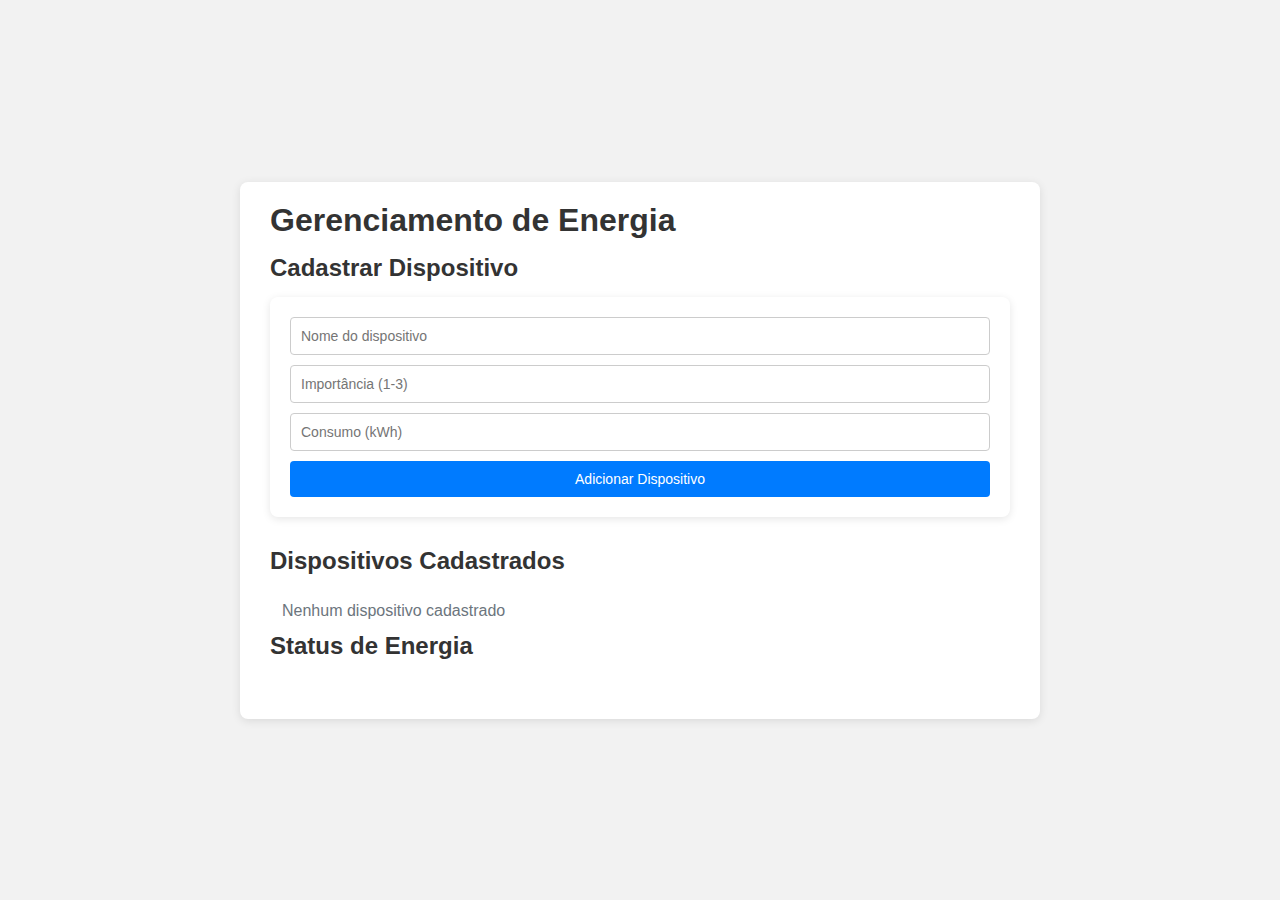
<file: index.html>
<!DOCTYPE html>
<html lang="pt-BR">
<head>
  <meta charset="UTF-8" />
  <meta name="viewport" content="width=device-width, initial-scale=1.0"/>
  <title>Gerenciamento de Energia</title>

  <link rel="stylesheet" href="./css/index.css">

</head>
<body>
  <div class="wrapper">
    <h1>Gerenciamento de Energia</h1>

    <div class="grid">
      <div>
        <h2>Cadastrar Dispositivo</h2>
        <form id="formDispositivo">
          <input type="text" id="nomeDispositivo" placeholder="Nome do dispositivo" required />
          <input type="number" id="importanciaDispositivo" placeholder="Importância (1-3)" required min="1" max="3" />
          <input type="number" id="consumoDispositivo" placeholder="Consumo (kWh)" required step="0.01" min="0" />
          <button type="submit" class="blue-btn">Adicionar Dispositivo</button>
        </form>
      </div>
    </div>

    <h2>Dispositivos Cadastrados</h2>
    <ul id="listaDispositivos" class="device-list">
      <li style="padding: 12px; color: #6c757d;">Nenhum dispositivo cadastrado</li>
    </ul>

    <h2>Status de Energia</h2>
    <div id="statusConsumo"></div>
  </div>

  <script>
    const form = document.getElementById("formDispositivo");
    const lista = document.getElementById("listaDispositivos");
    const statusConsumo = document.getElementById("statusConsumo");

    let dispositivos = [];

    form.addEventListener("submit", (e) => {
      e.preventDefault();

      const nome = document.getElementById("nomeDispositivo").value.trim();
      const importancia = document.getElementById("importanciaDispositivo").value.trim();
      const consumo = document.getElementById("consumoDispositivo").value.trim();

      if (!nome || importancia === "" || consumo === "") return;

      // Impede o cadastro de importância 0 e avisa o usuário.
      if (parseInt(importancia) === 0) {
        alert("O nível de importância deve ser 1, 2 ou 3.");
        return;
      }

      const dispositivo = {
        id: Date.now(),
        nome,
        importancia: parseInt(importancia), // Garante que a importância seja um número
        consumo: parseFloat(consumo)
      };

      dispositivos.push(dispositivo);
      atualizarLista();
      atualizarConsumoTotal();
      form.reset();
    });

    function atualizarLista() {
      lista.innerHTML = "";

      if (dispositivos.length === 0) {
        lista.innerHTML = `<li style="padding: 12px; color: #6c757d;">Nenhum dispositivo cadastrado</li>`;
        return;
      }

      // Ordena os dispositivos por importância (do menor para o maior)
      dispositivos.sort((a, b) => a.importancia - b.importancia);

      dispositivos.forEach(d => {
        const li = document.createElement("li");
        li.className = "device-item";
        li.innerHTML = `
          <div class="device-info">
            <strong>${d.nome}</strong><br>
            Importância: ${d.importancia} | Consumo: ${d.consumo} kWh
          </div>
          <button class="delete-btn" onclick="removerDispositivo(${d.id})">Deletar</button>
        `;
        lista.appendChild(li);
      });
    }

    function removerDispositivo(id) {
      dispositivos = dispositivos.filter(d => d.id !== id);
      atualizarLista();
      atualizarConsumoTotal();
    }

    function atualizarConsumoTotal() {
      if (dispositivos.length === 0) {
        statusConsumo.textContent = "";
        return;
      }

      const totalConsumo = dispositivos.reduce((acc, d) => acc + d.consumo, 0);
      statusConsumo.textContent = `Consumo total dos dispositivos conectados: ${totalConsumo.toFixed(2)} kWh`;
    }
  </script>
</body>
</html>
</file>
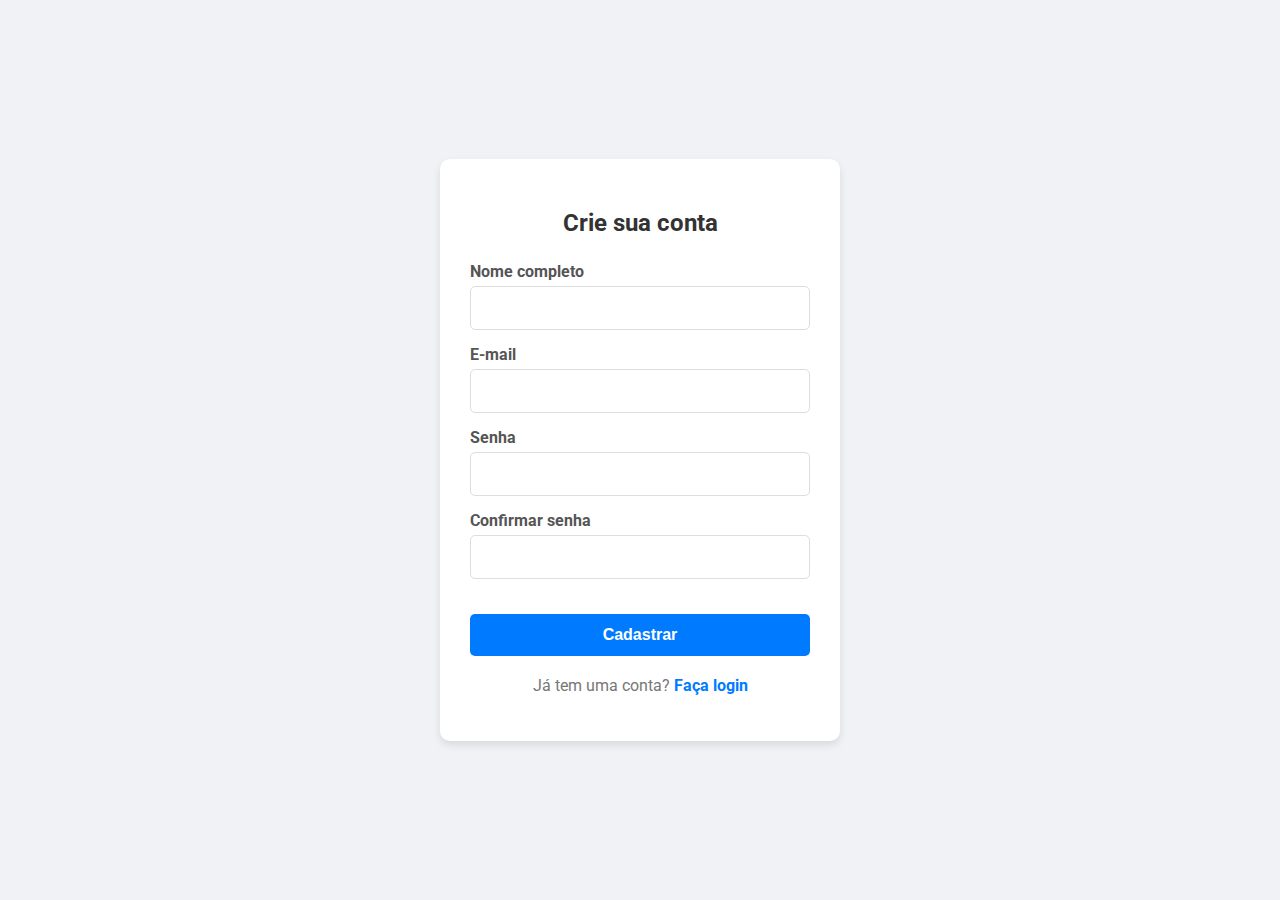
<file: cadastro.html>
<!DOCTYPE html>
<html lang="pt-br">
<head>
    <meta charset="UTF-8">
    <meta name="viewport" content="width=device-width, initial-scale=1.0">
    <title>Página de Cadastro</title>
    <link rel="stylesheet" href="./css/cadastrar.css">
</head>
<body>
    <div class="container">
        <div class="card">
            <h2>Crie sua conta</h2>
            <form id="formCadastro">
                <div class="form-group">
                    <label for="nome">Nome completo</label>
                    <input type="text" id="nome" name="nome" required>
                </div>
                <div class="form-group">
                    <label for="email">E-mail</label>
                    <input type="email" id="email" name="email" required>
                </div>
                <div class="form-group">
                    <label for="senha">Senha</label>
                    <input type="password" id="senha" name="senha" required>
                </div>
                <div class="form-group">
                    <label for="confirmar-senha">Confirmar senha</label>
                    <input type="password" id="confirmar-senha" name="confirmar-senha" required>
                </div>
                <button type="submit" class="btn">Cadastrar</button>
            </form>
            <p>Já tem uma conta? <a href="./Logar.html">Faça login</a></p>
        </div>
    </div>

    <script>
        document.getElementById('formCadastro').addEventListener('submit', function(e) {
            e.preventDefault();

            const nome = document.getElementById('nome').value;
            const email = document.getElementById('email').value;
            const senha = document.getElementById('senha').value;
            const confirmarSenha = document.getElementById('confirmar-senha').value;

            if (senha !== confirmarSenha) {
                alert("As senhas não coincidem!");
                return;
            }

            const novaConta = { nome, email, senha };

            let contas = JSON.parse(localStorage.getItem('contas')) || [];

            contas.push(novaConta);

            localStorage.setItem('contas', JSON.stringify(contas));

            window.location.href = "index.html";
        });
    </script>
</body>
</html>
</file>
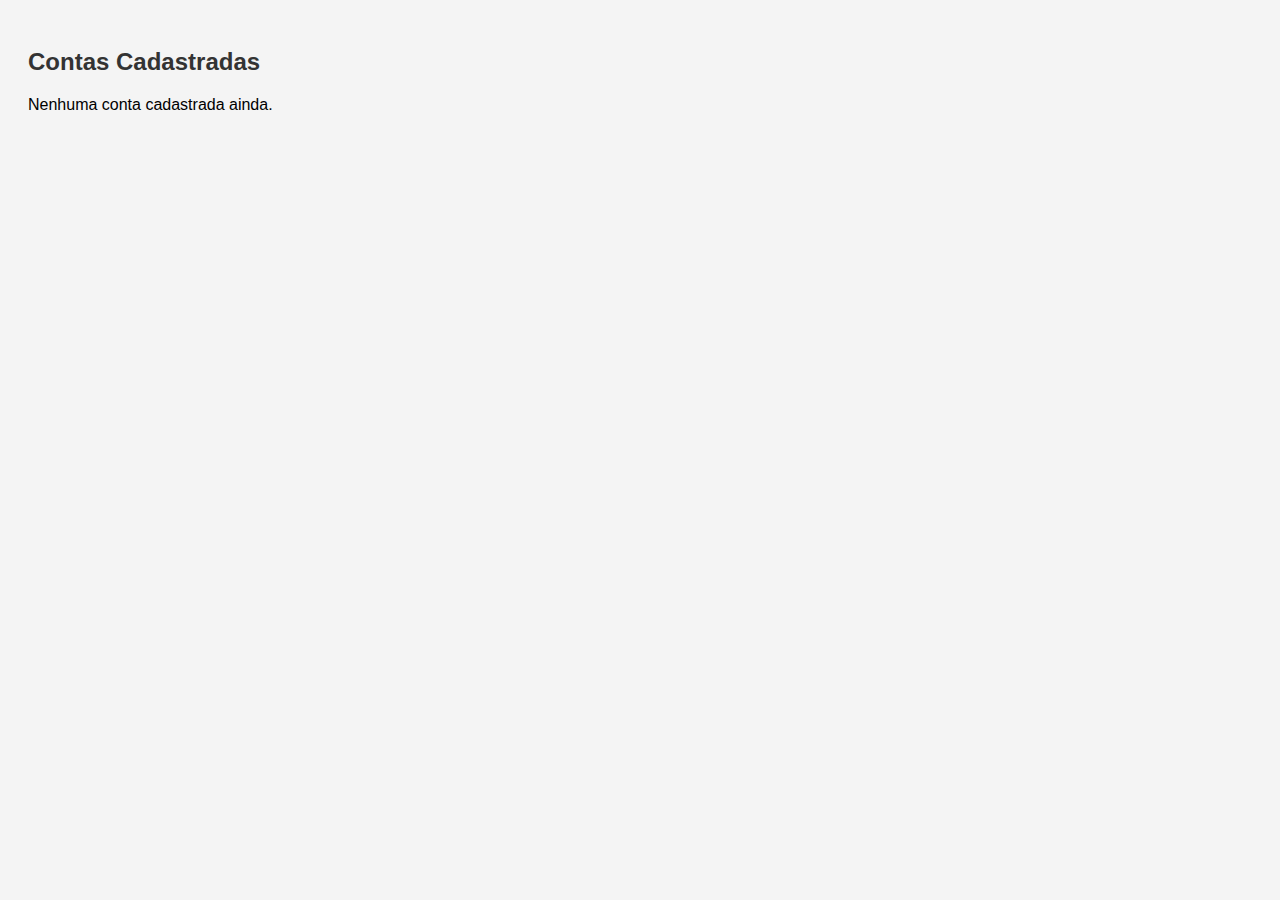
<file: contas-cadastradas.html>
<!DOCTYPE html>
<html lang="pt-br">
<head>
    <meta charset="UTF-8">
    <meta name="viewport" content="width=device-width, initial-scale=1.0">
    <title>Contas Cadastradas</title>

<link rel="stylesheet" href="./css/contasCriadas.css">

</head>
<body>
    <h2>Contas Cadastradas</h2>
    <div id="listaContas"></div>

    <script>
        function carregarContas() {
            const contas = JSON.parse(localStorage.getItem('contas')) || [];
            const container = document.getElementById('listaContas');
            container.innerHTML = '';

            if (contas.length === 0) {
                container.innerHTML = "<p>Nenhuma conta cadastrada ainda.</p>";
                return;
            }

            contas.forEach((conta, index) => {
                const div = document.createElement('div');
                div.className = "conta";
                div.innerHTML = `
                    <strong>Nome:</strong> ${conta.nome}<br>
                    <strong>Email:</strong> ${conta.email}<br>
                    <strong>Senha:</strong> ${conta.senha}
                    <button class="btn-excluir" onclick="excluirConta(${index})">Excluir</button>
                `;
                container.appendChild(div);
            });
        }

        function excluirConta(index) {
            let contas = JSON.parse(localStorage.getItem('contas')) || [];
            contas.splice(index, 1);
            localStorage.setItem('contas', JSON.stringify(contas));
            carregarContas();
        }

        carregarContas();
    </script>
</body>
</html>
</file>
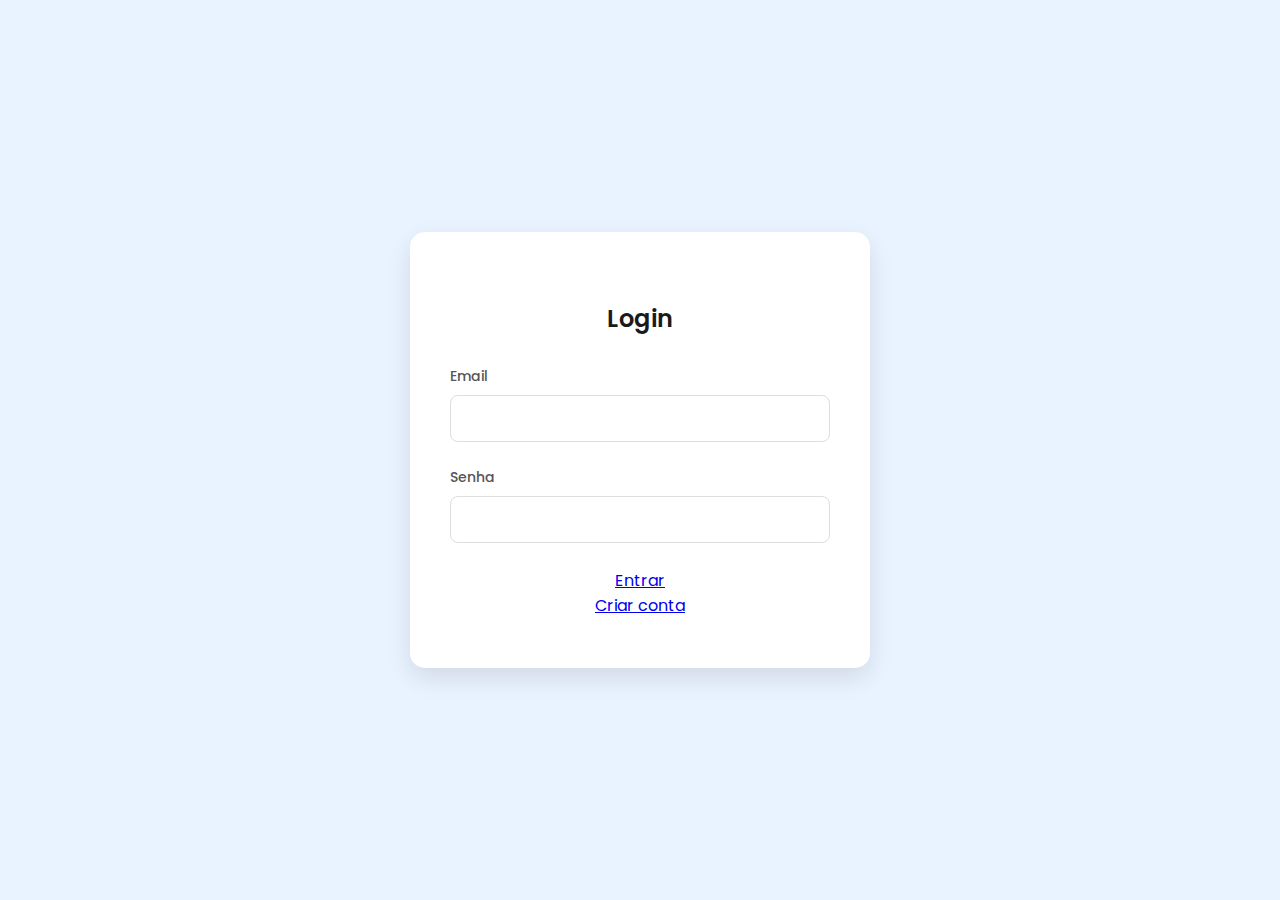
<file: Logar.html>
<!DOCTYPE html>
<html lang="pt-br">
<head>
    <meta charset="UTF-8">
    <meta name="viewport" content="width=device-width, initial-scale=1.0">
    <title>Login</title>
    <link rel="stylesheet" href="./css/logar.css">
</head>
<body>
    <div class="login-container">
        <form class="login-form">
            <h2>Login</h2>
            <div class="input-group">
                <label for="username">Email</label>
                <input type="email" id="username" name="username" required>
            </div>
            <div class="input-group">
                <label for="password">Senha</label>
                <input type="password" id="password" name="password" required>
            </div>

            <a href="index.html">Entrar</a>
            <br>
               <a href="cadastro.html">Criar conta</a>
        </form>
    </div>
</body>
</html>
</file>
<file: css/index.css>
* {
        box-sizing: border-box;
        margin: 0;
        padding: 0;
    }

    html,
    body {
        height: 100%;
        font-family: Arial, sans-serif;
        background-color: #f2f2f2;
    }

    body {
        display: flex;
        justify-content: center;
        align-items: center;
        padding: 20px;
    }

    .wrapper {
        width: 100%;
        max-width: 800px;
        background-color: #fff;
        padding: 20px 30px;
        border-radius: 8px;
        box-shadow: 0 2px 10px rgba(0, 0, 0, 0.1);
    }

    h1,
    h2 {
        color: #333;
        margin-bottom: 15px;
    }

    .grid {
        display: grid;
        grid-template-columns: 1fr;
        gap: 20px;
        margin-bottom: 30px;
    }

    form {
        display: flex;
        flex-direction: column;
        gap: 10px;
        background-color: white;
        padding: 20px;
        border-radius: 8px;
        box-shadow: 0 2px 8px rgba(0, 0, 0, 0.1);
    }

    input,
    button {
        padding: 10px;
        border-radius: 4px;
        border: 1px solid #ccc;
        font-size: 14px;
    }

    button {
        border: none;
        color: white;
        cursor: pointer;
        transition: background-color 0.3s;
    }

    .blue-btn {
        background-color: #007bff;
    }

    .blue-btn:hover {
        background-color: #0056b3;
    }

    .device-list {
        list-style-type: none;
        padding: 0;
        margin-top: 10px;
        max-height: 300px;
        overflow-y: auto;
    }

    .device-item {
        background: #f9f9f9;
        margin: 10px 0;
        padding: 15px;
        border-radius: 6px;
        box-shadow: 0 1px 6px rgba(0, 0, 0, 0.05);
        display: flex;
        justify-content: space-between;
        align-items: center;
        flex-wrap: wrap;
    }

    .device-info {
        font-size: 15px;
        color: #222;
    }

    .delete-btn {
        background-color: #dc3545;
        color: white;
        padding: 6px 12px;
        border: none;
        border-radius: 4px;
        cursor: pointer;
        transition: background-color 0.2s ease-in-out;
    }

    .delete-btn:hover {
        background-color: #a71d2a;
    }

    #statusConsumo {
        min-height: 24px;
        color: #17a2b8;
        font-weight: bold;
        font-size: 18px;
        margin-top: 10px;
        font-family: 'Segoe UI', Tahoma, Geneva, Verdana, sans-serif;
    }
</file>
<file: css/cadastrar.css>
@import url('https://fonts.googleapis.com/css2?family=Roboto:wght@400;700&display=swap');

body {
    font-family: 'Roboto', sans-serif;
    background-color: #f0f2f5;
    display: flex;
    justify-content: center;
    align-items: center;
    min-height: 100vh;
    margin: 0;
}

.container {
    width: 100%;
    max-width: 400px;
    padding: 20px;
}

.card {
    background-color: #ffffff;
    padding: 30px;
    border-radius: 10px;
    box-shadow: 0 4px 8px rgba(0, 0, 0, 0.1);
    text-align: center;
}

h2 {
    color: #333333;
    margin-bottom: 25px;
}

.form-group {
    text-align: left;
    margin-bottom: 15px;
}

.form-group label {
    display: block;
    margin-bottom: 5px;
    color: #555555;
    font-weight: bold;
}

.form-group input {
    width: 100%;
    padding: 12px;
    border: 1px solid #dddddd;
    border-radius: 5px;
    box-sizing: border-box;
    /* Garante que o padding não aumente a largura total */
    font-size: 16px;
    transition: border-color 0.3s;
}

.form-group input:focus {
    border-color: #007bff;
    outline: none;
}

.btn {
    width: 100%;
    padding: 12px;
    background-color: #007bff;
    color: #ffffff;
    border: none;
    border-radius: 5px;
    font-size: 16px;
    font-weight: bold;
    cursor: pointer;
    margin-top: 20px;
    transition: background-color 0.3s;
    text-decoration: none;
}

.btn:hover {
    background-color: #0056b3;
}

p {
    margin-top: 20px;
    color: #777777;
}

p a {
    color: #007bff;
    text-decoration: none;
    font-weight: bold;
}
</file>
<file: css/contasCriadas.css>
body {
     font-family: Arial, sans-serif;
     padding: 20px;
     background-color: #f4f4f4;
 }

 h2 {
     color: #333;
 }

 .conta {
     background-color: #fff;
     border: 1px solid #ccc;
     padding: 15px;
     margin: 10px 0;
     border-radius: 8px;
     box-shadow: 0 2px 5px rgba(0, 0, 0, 0.1);
     position: relative;
 }

 .btn-excluir {
     position: absolute;
     top: 10px;
     right: 10px;
     background-color: #e74c3c;
     color: white;
     border: none;
     padding: 5px 10px;
     border-radius: 5px;
     cursor: pointer;
 }

 .btn-excluir:hover {
     background-color: #c0392b;
 }
</file>
<file: css/logar.css>
/*
 * Google Fonts: Importando uma fonte mais moderna
 * Para este exemplo, usaremos 'Poppins'
 */
@import url('https://fonts.googleapis.com/css2?family=Poppins:wght@400;500;600&display=swap');

body {
    font-family: 'Poppins', sans-serif;
    /* Usando a nova fonte */
    background-color: #e9f3ff;
    /* Fundo azul claro e suave */
    display: flex;
    justify-content: center;
    align-items: center;
    height: 100vh;
    margin: 0;
}

.login-container {
    background-color: #ffffff;
    padding: 50px 40px;
    border-radius: 15px;
    /* Bordas mais arredondadas */
    box-shadow: 0 10px 25px rgba(0, 0, 0, 0.1);
    /* Sombra mais suave */
    width: 380px;
    text-align: center;
    transition: transform 0.3s ease;
}

/* Efeito sutil ao passar o mouse */
.login-container:hover {
    transform: translateY(-5px);
}

.login-form h2 {
    margin-bottom: 30px;
    color: #1a1a1a;
    font-weight: 600;
    /* Deixa o título mais forte */
}

.input-group {
    margin-bottom: 25px;
    text-align: left;
}

.input-group label {
    display: block;
    margin-bottom: 8px;
    color: #555555;
    font-size: 14px;
    font-weight: 500;
}

.input-group input {
    width: 100%;
    padding: 14px;
    border: 1px solid #ddd;
    /* Borda mais clara */
    border-radius: 8px;
    box-sizing: border-box;
    font-size: 15px;
    transition: border-color 0.3s ease, box-shadow 0.3s ease;
}

/* Efeito de foco nos campos de entrada */
.input-group input:focus {
    border-color: #007bff;
    outline: none;
    /* Remove o contorno padrão */
    box-shadow: 0 0 5px rgba(0, 123, 255, 0.25);
}
</file>
